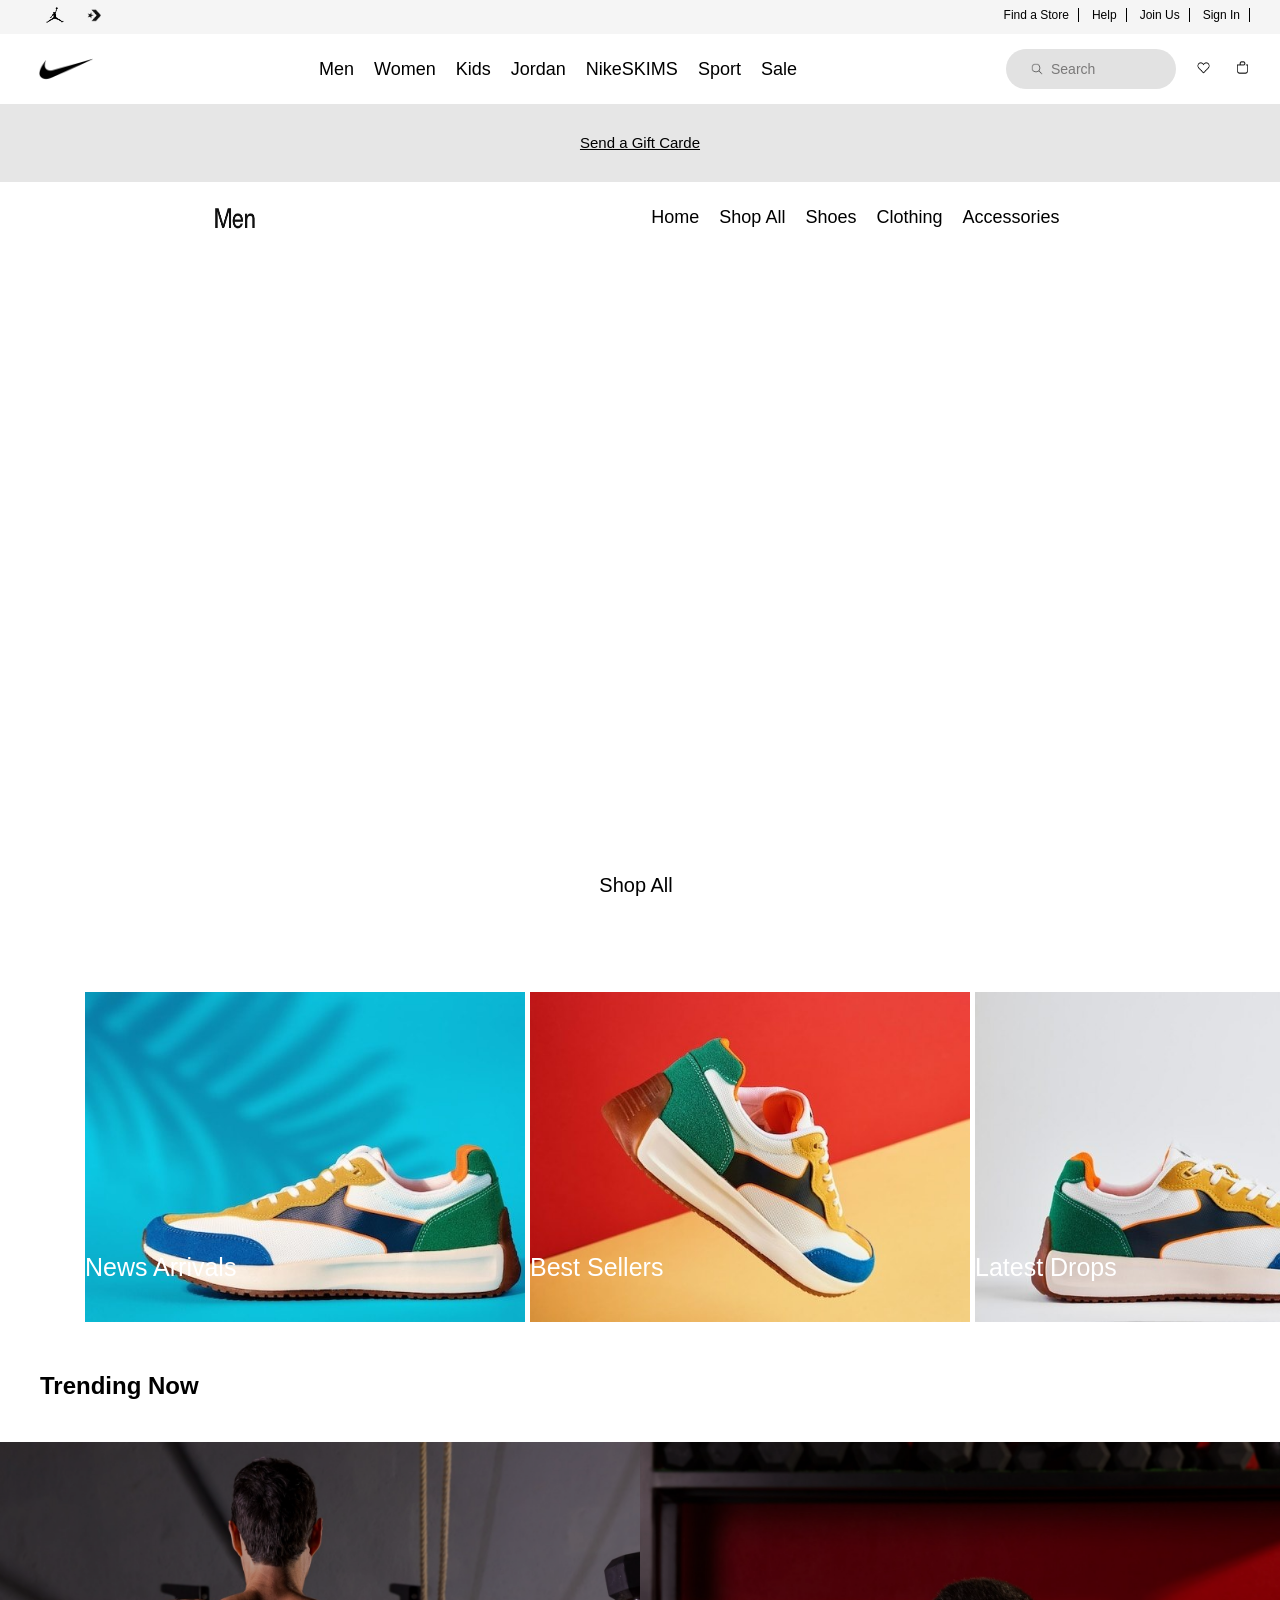
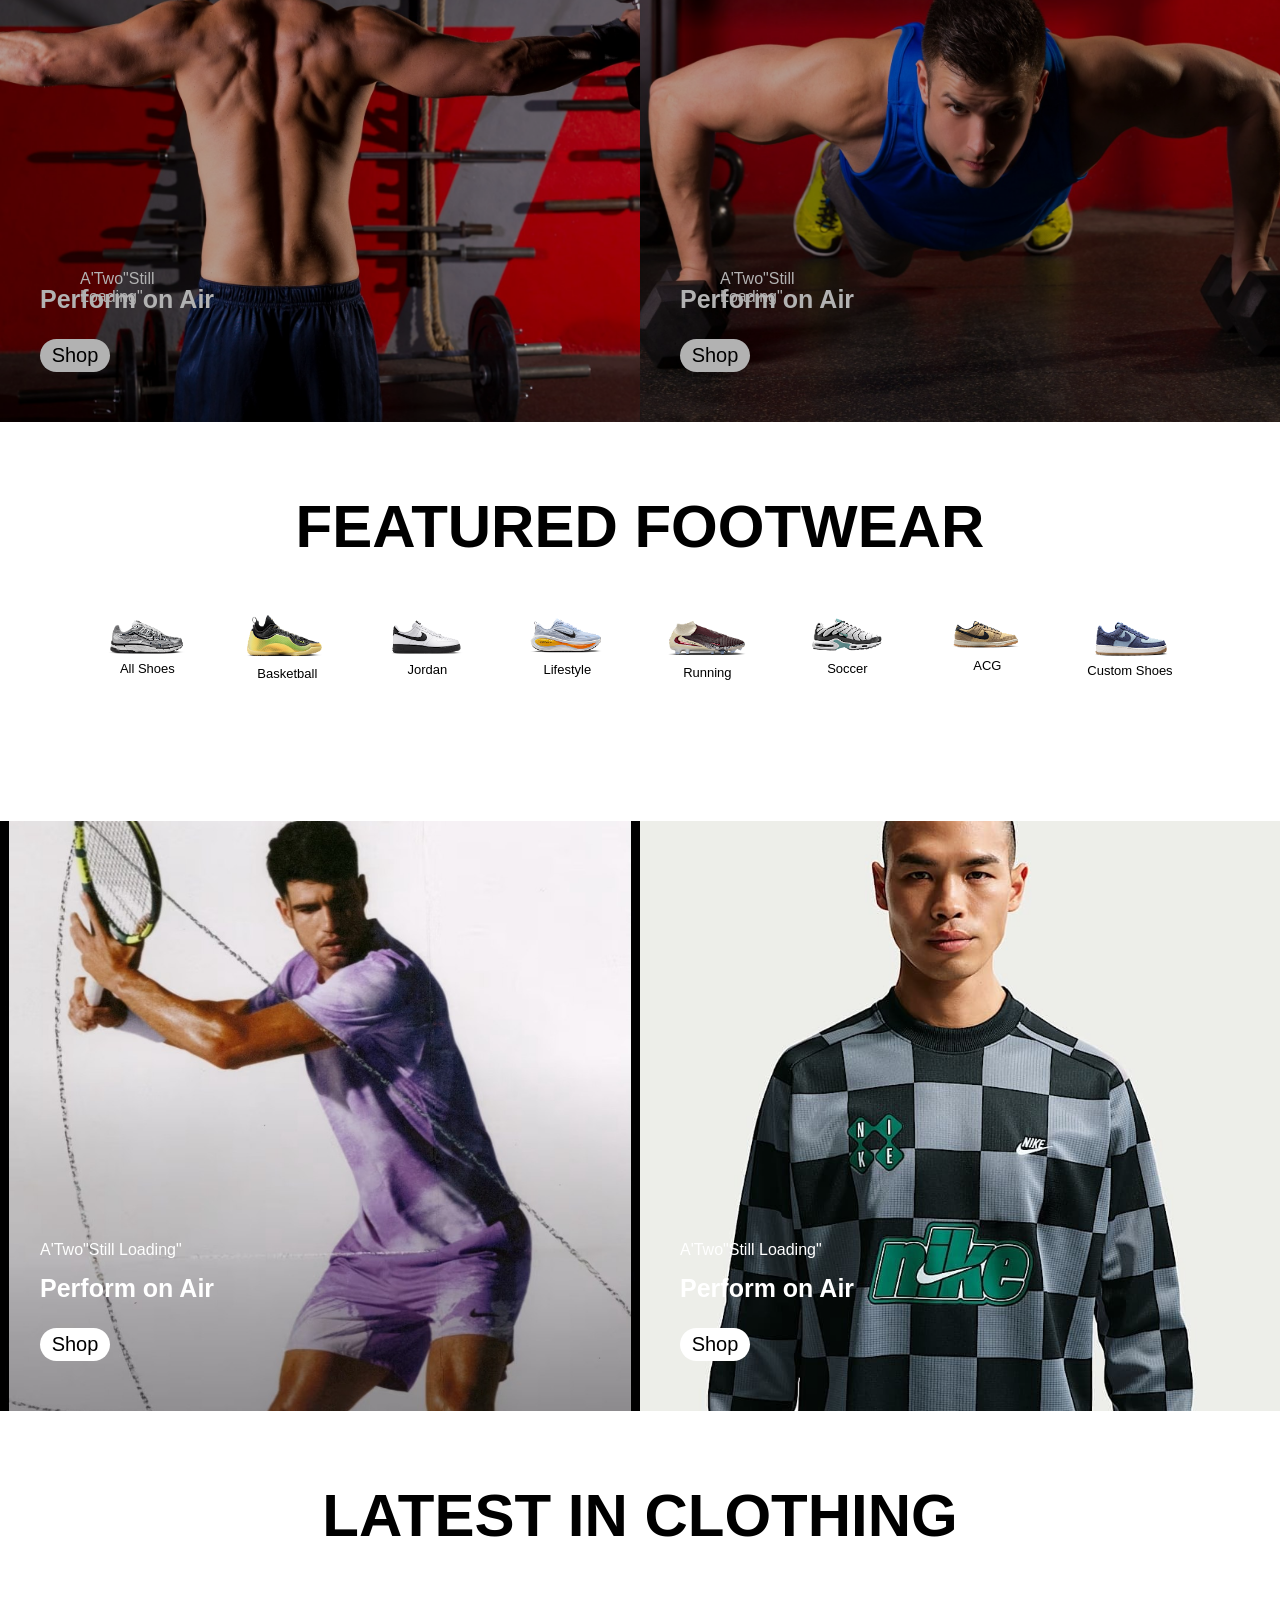
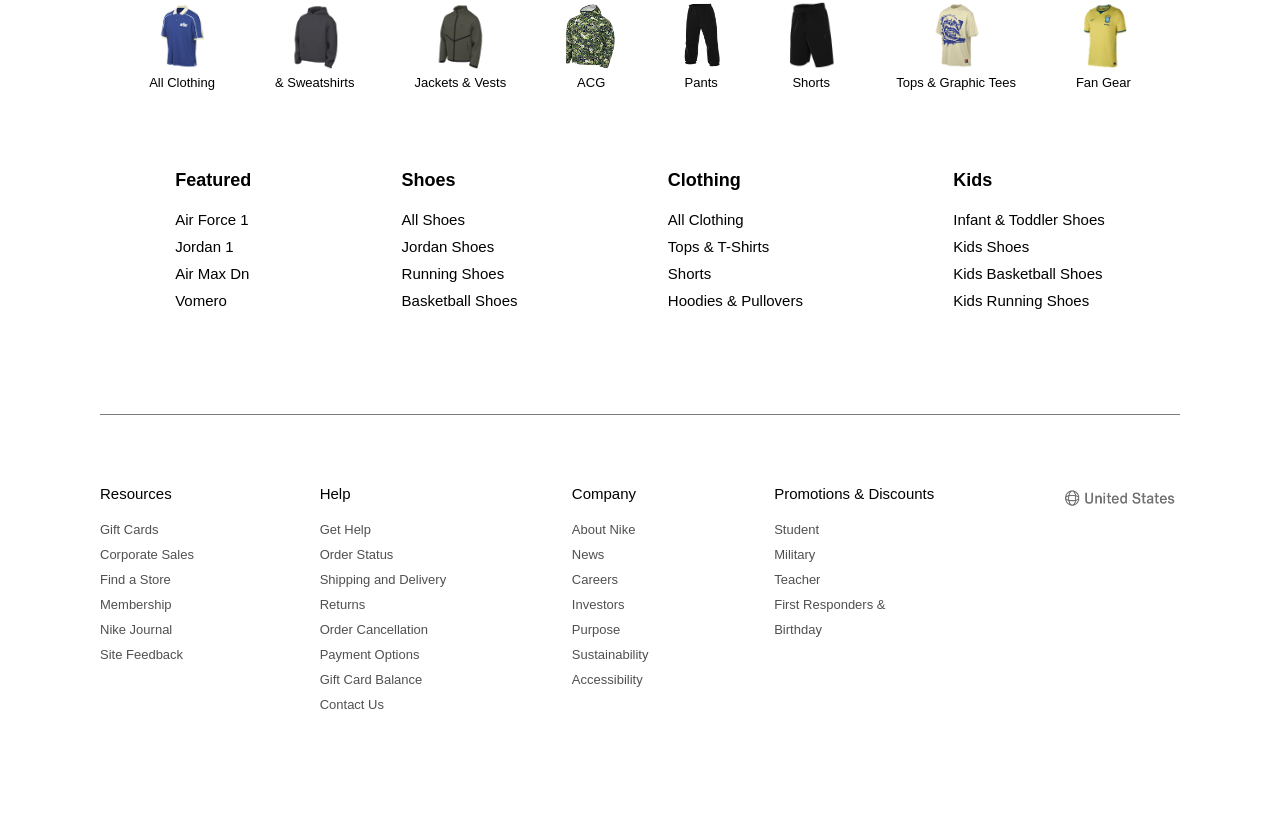
<file: index2.html>
<!DOCTYPE html>
<html lang="en">
<head>
    <meta charset="UTF-8">
    <meta name="viewport" content="width=device-width, initial-scale=1.0">
    <title>Document</title>
    <link rel="stylesheet" href="./style.css">
</head>

<body>
      <header class="header2">
        <div class="divhedG1">
            <div class="divhed2">
                <img class="imgG" src="./air-jordan-logo-png-transparent.png" alt="">
                <img class="imgG" src="./Снимок экрана 2026-05-23 в 16.04.05.png" alt="">
            </div>
            <div class="divhed3">
                <a href="">Find a Store</a>
                <a href="">Help</a>
                <a href="">Join Us</a>
                <a href="">Sign In</a>
            </div>
        </div>
        <div class="divhedG2">
            <img class="imgG2" src="./nike-4-logo.png" alt="">
            <aside>
                <a href="">Men</a>
                <a href="">Women</a>
                <a href="">Kids</a>
                <a href="">Jordan</a>
                <a href="">NikeSKIMS</a>
                <a href="">Sport</a>
                <a href="">Sale</a>
            </aside>
            <aside>
                <div class="divASIDE">
                    <img src="./free-search-icon-2903-thumb.png" alt="">
                    <input type="search" placeholder="Search">
                </div>
                <div class="divASIDE2">
                    <img class="imgs1" src="./Снимок экрана 2026-05-23 в 16.01.32.png" alt="">
                    <img class="imgs2" src="./Снимок экрана 2026-05-23 в 16.01.58.png" alt="">
                </div>
            </aside>
        </div>
        <div class="divhedG11">
            <div class="divhed33">
                <a href="">Send a Gift Carde</a>
            </div>
        </div>
        <div class="divhedG22">
            <img class="imgG22" src="./Снимок экрана 2026-05-27 в 18.18.21.png" alt="">
            <aside>
                <a href="./index.html">Home</a>
                <a href="">Shop All</a>
                <a href="">Shoes</a>
                <a href="">Clothing</a>
                <a href="">Accessories</a>
            </aside>
        </div>
    </header>

    <section class="section11">
        <video class="sek1" autoplay loop src="./telegram-cloud-document-2-5242701698727712021.mp4"></video>
        <video muted autoplay loop class="sek2" src="./telegram-cloud-document-2-5242701698727712026.mp4"></video>
        <div class="div11">
            <h1>SAME WORKHORSE NEWS WINGS</h1>
            <P>Explore The Power Of Pegasus 42 With 2000M WORLD
                Rekord
            </P>
            <a class="button2" href="./index.html">Shop All</a>
        </div>
    </section>

    <section class="section55">
        <div class="redd">
            <div class="div11">
                <h1>News Arrivals</h1>
            </div>
            <div class="div44">
                <h1>Best Sellers</h1>
            </div>
            <div class="div55">
                <h1>Latest Drops</h1>
            </div>
        </div>
    </section>

    <section class="section22">
        <h1>Trending Now</h1>
        <article class="article1">
            <div>
                <h1>A'Two"Still Loading"</h1>
                <b>Perform on Air</b>
                <a class="button" href="">Shop</a>
            </div>
        </article>
        <article class="article2">
            <div>
                <h1>A'Two"Still Loading"</h1>
                <b>Perform on Air</b>
                <a class="button" href="">Shop</a>
            </div>
        </article>
    </section>

    <section class="section77">
        <b>FEATURED FOOTWEAR</b>
        <div class="divkros">
            <div class="div1">
                <img src="Снимок экрана 2026-05-28 в 19.24.11.png" alt="">
                <h1>All Shoes</h1>
            </div>
            <div class="div2">
                <img src="./Снимок экрана 2026-05-28 в 19.24.17.png" alt="">
                <h1>Basketball</h1>
            </div>
            <div class="div3">
                <img src="./Снимок экрана 2026-05-28 в 19.24.30.png" alt="">
                <h1>Jordan</h1>
            </div>
            <div class="div4">
                <img src="./Снимок экрана 2026-05-28 в 19.24.37.png" alt="">
                <h1>Lifestyle</h1>
            </div>
            <div class="div5">
                <img src="./Снимок экрана 2026-05-28 в 19.24.43.png" alt="">
                <h1>Running</h1>
            </div>
            <div class="div6">
                <img src="./Снимок экрана 2026-05-28 в 19.24.51.png" alt="">
                <h1>Soccer</h1>
            </div>
            <div class="div7">
                <img src="Снимок экрана 2026-05-27 в 20.25.26.png" alt="">
                <h1>ACG</h1>
            </div>
            <div class="div8">
                <img src="Снимок экрана 2026-05-27 в 20.06.28.png" alt="">
                <h1>Custom Shoes</h1>
            </div>
        </div>
    </section>

    <section class="section33">
        <article class="article1">
            <div>
                <h1>A'Two"Still Loading"</h1>
                <b>Perform on Air</b>
                <a class="button" href="">Shop</a>
            </div>
        </article>
        <article class="article2">
            <div>
                <h1>A'Two"Still Loading"</h1>
                <b>Perform on Air</b>
                <a class="button" href="">Shop</a>
            </div>
        </article>
    </section>

    <section class="section77">
        <b>LATEST IN CLOTHING</b>
        <div class="divkros">
            <div class="div1">
                <img class="imgo" src="Снимок экрана 2026-05-28 в 21.38.00.png" alt="">
                <h1>All Clothing</h1>
            </div>
            <div class="div2">
                <img  class="imgo" src="./Снимок экрана 2026-05-28 в 21.38.09.png" alt="">
                <h1> & Sweatshirts</h1>
            </div>
            <div class="div3">
                <img  class="imgo" src="./Снимок экрана 2026-05-28 в 21.38.14.png" alt="">
                <h1>Jackets & Vests</h1>
            </div>
            <div class="div4">
                <img  class="imgo" src="./Снимок экрана 2026-05-28 в 21.38.23.png" alt="">
                <h1>ACG</h1>
            </div>
            <div class="div5">
                <img  class="imgo" src="./Снимок экрана 2026-05-28 в 21.38.31.png" alt="">
                <h1>Pants</h1>
            </div>
            <div class="div6">
                <img  class="imgo" src="./Снимок экрана 2026-05-28 в 21.38.36.png" alt="">
                <h1>Shorts</h1>
            </div>
            <div class="div7">
                <img  class="imgo" src="Снимок экрана 2026-05-28 в 21.38.51.png" alt="">
                <h1>Tops & Graphic Tees</h1>
            </div>
            <div class="div8">
                <img  class="imgo" src="./Снимок экрана 2026-05-28 в 21.38.58.png" alt="">
                <h1>Fan Gear</h1>
            </div>
        </div>
    </section>



    <footer>
        <div class="divf">
            <div class="divf1">
                <b>Featured</b>
                <a href="">Air Force 1</a>
                <a href="">Jordan 1</a>
                <a href="">Air Max Dn</a>
                <a href="">Vomero</a>
            </div>

            <div class="divf1">
                <b>Shoes</b>
                <a href="">All Shoes</a>
                <a href="">Jordan Shoes</a>
                <a href="">Running Shoes</a>
                <a href="">Basketball Shoes</a>
            </div>

            <div class="divf1">
                <b>Clothing</b>
                <a href="">All Clothing</a>
                <a href="">Tops & T-Shirts</a>
                <a href="">Shorts</a>
                <a href="">Hoodies & Pullovers</a>
            </div>

            <div class="divf1">
                <b>Kids</b>
                <a href="">Infant & Toddler Shoes</a>
                <a href="">Kids Shoes</a>
                <a href="">Kids Basketball Shoes</a>
                <a href="">Kids Running Shoes</a>
            </div>
        </div>

        <div class="divf2">
            <div class="divf11">
                <b>Resources</b>
                <a href="">Gift Cards</a>
                <a href="">Corporate Sales</a>
                <a href="">Find a Store</a>
                <a href="">Membership</a>
                <a href="">Nike Journal</a>
                <a href="">Site Feedback</a>
            </div>

            <div class="divf1">
                <b>Help</b>
                <a href="">Get Help</a>
                <a href="">Order Status</a>
                <a href="">Shipping and Delivery</a>
                <a href="">Returns</a>
                <a href="">Order Cancellation</a>
                <a href="">Payment Options</a>
                <a href="">Gift Card Balance</a>
                <a href="">Contact Us</a>
            </div>

            <div class="divf1">
                <b>Company</b>
                <a href="">About Nike</a>
                <a href="">News</a>
                <a href="">Careers</a>
                <a href="">Investors</a>
                <a href="">Purpose</a>
                <a href="">Sustainability</a>
                <a href="">Accessibility</a>
            </div>

            <div class="divf1">
                <b>Promotions & Discounts</b>
                <a href="">Student</a>
                <a href="">Military</a>
                <a href="">Teacher</a>
                <a href="">First Responders &</a>
                <a href="">Birthday</a>
            </div>
            <img src="./Снимок экрана 2026-05-28 в 18.46.33.png" alt="">
        </div>

    </footer>
</body>
</html>
</file>
<file: style.css>
* {
    margin: 0px;
    padding: 0px;
    box-sizing: border-box;
}

header {
    display: flex;
    flex-direction: column;
    position: sticky;
    top: -37px;
    z-index: 100;
}

.divhedG1 {
    display: flex;
    justify-content: space-between;
    padding: 5px 30px;
    background-color: rgb(245, 245, 245);
}

.divhed2 {}

.imgG {
    padding-left: 15px;
    width: 35px;
    height: 20px;
}

.divhed3 a {
    border-right: 1px solid black;
    padding: 0px 9px;
    text-decoration: none;
    color: black;
    font-size: 12px;
    font-family: 'Segoe UI', Tahoma, Geneva, Verdana, sans-serif;
}

.divhed3 a:hover {
    color: grey;
}

.divhedG2 {
    width: 100%;
    padding: 0px 20px;
    background-color: white;
    display: flex;
    justify-content: space-between;
    align-items: center;
}

.divhedG2 .imgG2 {
    width: 90px;
    height: 70px;
}

aside a {
    padding: 0px 10px;
    text-decoration: none;
    color: black;
    font-size: 18px;
    font-family: 'Lucida Sans', 'Lucida Sans Regular', 'Lucida Grande', 'Lucida Sans Unicode', Geneva, Verdana, sans-serif;
    font-weight: 500;
}

aside a:hover {
    border-bottom: 2px solid black;
}

aside {
    display: flex;
    align-items: center;
}

aside .divASIDE {
    display: flex;
    justify-content: center;
    width: 170px;
    height: 40px;
    border: none;
    border-radius: 25px;
    align-items: center;
    background-color: rgb(226, 226, 226);
}

aside .divASIDE img {
    width: 20px;
    padding-right: 8px;
}

aside .divASIDE input {
    background-color: rgb(226, 226, 226);
    width: 100px;
    border: none;
    font-size: 14px;
    color: rgb(13, 12, 12);
}

::placeholder {
    color: rgb(122, 121, 121);
}

.divASIDE2 {
    padding-left: 10px;
}

aside .divASIDE2 img {
    width: 35px;
    padding: 0px 10px;
}

aside .divASIDE2 img:hover {
    border-radius: 50%;
    background-color: grey;
}

.divASIDE2 img {
    width: 35px;
    height: 15px;
}

main {}

.section1 {
    width: 100%;
    display: flex;
    flex-direction: column;
    justify-content: center;
}

.section1 .sek1 {
    width: 100%;
    filter: brightness(0.5);
}

.section1 .sek2 {
    display: none;
}

.section1 div {
    width: 750px;
    display: flex;
    flex-direction: column;
    justify-content: center;
    text-align: center;
    position: absolute;
    left: 25%;
    top: 70%;
}

.section1 div h1 {
    color: white;
    font-size: 70px;
    font-family: 'Segoe UI', Tahoma, Geneva, Verdana, sans-serif;
    font-weight: bold;
}

.section1 div p {
    color: white;
    font-size: 18px;
    font-family: 'Segoe UI', Tahoma, Geneva, Verdana, sans-serif;
    font-weight: 100;
    padding-bottom: 20px;
    padding-top: 20px;
}

.section1 div .button {
    text-decoration: none;
    border-radius: 20px;
    width: 70px;
    border: none;
    color: black;
    background-color: white;
    font-size: 20px;
    padding: 5px;
    margin-left: 350px;
    font-family: 'Lucida Sans', 'Lucida Sans Regular', 'Lucida Grande', 'Lucida Sans Unicode', Geneva, Verdana, sans-serif;
}

.section1 div .button:hover {
    background-color: rgb(174, 172, 172);
}

.section2 {
    display: flex;
    width: 100%;
    height: 550px;
}

.section2 .article1 {
    position: relative;
    width: 100%;
    height: 100%;
    background-image: url(./air-jordan-1-high-og-travis-scott-wallpaper-4k.jpg);
    background-size: cover;
    background-repeat: no-repeat;
    background-position: center;
}

.section2 .article2 {
    position: relative;
    width: 100%;
    height: 100%;
    background-image: url(./michael-jordan.jpg);
    background-size: cover;
    background-repeat: no-repeat;
    background-position: center;
}

.section2 article div {
    position: absolute;
    left: 50px;
    bottom: 50px;
    display: flex;
    flex-direction: column;
    justify-content: center;
}

.section2 div h1 {
    color: white;
    font-size: 16px;
    font-family: 'Segoe UI', Tahoma, Geneva, Verdana, sans-serif;
    font-weight: 400;
}

.section2 div b {
    color: white;
    font-size: 25px;
    font-family: 'Segoe UI', Tahoma, Geneva, Verdana, sans-serif;
    font-weight: bold;
    padding-bottom: 25px;
    padding-top: 15px;
}

.section2 div .button {
    display: flex;
    justify-content: center;
    text-decoration: none;
    border-radius: 20px;
    width: 70px;
    border: none;
    color: black;
    background-color: white;
    font-size: 20px;
    padding: 5px;
    font-family: 'Lucida Sans', 'Lucida Sans Regular', 'Lucida Grande', 'Lucida Sans Unicode', Geneva, Verdana, sans-serif;
}

.section2 div .button:hover {
    background-color: rgb(174, 172, 172);
}

.section3 {
    width: 100%;
    height: 600px;
    display: flex;
    justify-content: space-evenly;
    padding: 55px 0px;
}

.section3 .article1 {
    background-image: url(./b33d640b07c5a56e425b19148140265a.jpg);
    background-size: cover;
    width: 420px;
    height: 600px;
}

.section3 .article2 {
    background-image: url(./michael-jordan-768x1024-11713.jpg);
    background-size: cover;
    width: 420px;
    height: 600px;
}

.section3 .article3 {
    background-image: url(./Stage_Mobile_5bdf0c24-c6de-4e35-a304-5b7087cf76c7.jpg);
    background-size: cover;
    width: 420px;
    height: 600px;
}

.section3 button {
    margin-top: 500px;
    height: 30px;
    padding: 5px 10px;
    color: black;
    border: none;
    font-size: 18px;
    font-weight: 300;
    background-color: white;
    border-radius: 15px;
    font-family: 'Segoe UI', Tahoma, Geneva, Verdana, sans-serif;
}

.section3 article {
    display: flex;
    justify-content: center;
}

.section4 {
    margin-top: 100px;
    width: 100%;
    position: relative;
}

.section4 .sek2 {
    display: none;
}

.section4 video {
    width: 100%;
    filter: brightness(0.7);
}

.section4 h1 {
    color: white;
    font-size: 25px;
    font-family: 'Segoe UI', Tahoma, Geneva, Verdana, sans-serif;
    font-weight: 400;
    position: absolute;
    z-index: 1;
    bottom: 60px;
    left: 40px;
}

.section5 {
    width: 100%;
    padding-top: 100px;
    /* padding-left: 40px;
    padding-right: 40px; */
    padding-bottom: 50px;
}


.red {
    display: flex;
    gap: 5px;
    overflow-x: auto;
    width: 100%;
    height: 700px;
}

.section5 .red {
    min-width: 450px;
    height: 650px;
    background-size: cover;
    background-repeat: no-repeat;
    position: relative;
}

.section5 .div1 {
    background-image: url(./antonee-robinson-fulham-runs-ball-929096956.jpg.webp);
    background-size: cover;
    filter: brightness(0.7);
    min-width: 450px;
    height: 650px;
}

.section5 .div2 {
    background-image: url(il_570xN.4846892508_i503.jpg);
    background-size: cover;
    filter: brightness(0.7);
    min-width: 450px;
    height: 650px;
}

.section5 .div3 {
    background-image: url(./aafefe97e4f1fab28f537c0c0eeffdfe.jpg);
    background-size: cover;
    filter: brightness(1);
    min-width: 450px;
    height: 650px;
}

.section5 .div4 {
    background-image: url(./ee283da9488cf9fc19f3bb8443bef854.jpeg);
    background-size: cover;
    filter: brightness(0.7);
    min-width: 450px;
    height: 650px;
}

.section5 .div5 {
    background-image: url(./news-p.v1.20250509.261b57a56a8d4cc2b0e83b778823b5b7_P1.png);
    background-size: cover;
    min-width: 450px;
    height: 650px;
}

.section5 h1 {
    color: white;
    font-size: 25px;
    font-family: 'Segoe UI', Tahoma, Geneva, Verdana, sans-serif;
    font-weight: 400;
    position: absolute;
    z-index: 1;
    bottom: 40px;
    left: 20px;
}

.section5 .div5 h1 {
    color: rgb(171, 171, 171);
}

.section5 .div3 h1 {
    color: rgb(151, 151, 151);
}

.h111 {
    color: rgb(6, 6, 6);
    position: absolute;
    top: 40px;
    left: 50px;
    font-size: 25px;
    font-family: 'Segoe UI', Tahoma, Geneva, Verdana, sans-serif;
    font-weight: 400;
    position: absolute;
}

.section5 {
    position: relative;
}

.section6 {
    display: flex;
    background-image: url(./7.jpg);
    background-size: cover;
    width: 100%;
    height: 650px;
    filter: brightness(0.5);
    position: relative;
    margin-bottom: 100px;
}

.section6 article {
    position: absolute;
    bottom: 60px;
    left: 50px;
}

.section6 b {
    color: white;
    font-size: 50px;
    font-family: 'Segoe UI', Tahoma, Geneva, Verdana, sans-serif;
    font-weight: bold;
}

.section6 p {
    color: white;
    font-size: 18px;
    font-family: 'Segoe UI', Tahoma, Geneva, Verdana, sans-serif;
    font-weight: 100;
    padding-bottom: 25px;
    padding-top: 20px;
}

.section6 .button {
    text-decoration: none;
    border-radius: 20px;
    border: none;
    color: black;
    background-color: white;
    font-size: 18px;
    width: 100px;
    padding: 5px;
    font-family: 'Lucida Sans', 'Lucida Sans Regular', 'Lucida Grande', 'Lucida Sans Unicode', Geneva, Verdana, sans-serif;
}

.section6 .button:hover {
    background-color: rgb(194, 191, 191);
}

.section7 {
    display: flex;
    justify-content: center;
    align-items: center;
    margin-bottom: 80px;
}

.section7 .div1 {
    display: flex;
    justify-content: center;
    align-items: center;
}

.section7 .div1 div {
    display: flex;
    flex-direction: column;
    align-items: center;
    padding: 0px 30px;
}

.section7 img {
    width: 70px;
}

.section7 .div1 .img3 {
    margin-top: -45px;
    width: 70px;
    height: 80px;
}

.section7 .div1 .img6 {
    margin-top: -45px;
}

.section7 h1 {
    color: black;
    font-size: 12px;
    font-family: 'Segoe UI', Tahoma, Geneva, Verdana, sans-serif;
    font-weight: 500;
}

.section7 {
    display: flex;
    flex-direction: column;
    padding-bottom: 50px;
}

.section7 .div2 {
    padding-top: 60px;
    display: flex;
    align-items: center;
    justify-content: center;
}

.section7 .div2 div {
    display: flex;
    align-items: center;
    flex-direction: column;
    padding: 0px 30px;
}

.section7 .div2 .img3 {
    margin-top: -45px;
    width: 70px;
    height: 80px;
}

.section7 div div:hover {
    transform: scale(110%);
    transition: 1s;
}

.section7 div div {
    transition: 1s;
}

.section8 {
    display: flex;
    flex-direction: column;
    justify-content: center;
    position: relative;
    margin-bottom: 100px;
}

.section8 div {
    display: flex;
    justify-content: center;
}

.section8 img {
    width: 120px;
    position: absolute;
    top: -70px;
    left: 48%;
}

.section8 a:hover {
    color: rgb(176, 176, 176);
}

.section8 div a {
    text-decoration: none;
    padding: 20px;
    color: black;
    font-family: 'Segoe UI', Tahoma, Geneva, Verdana, sans-serif;
    font-size: 20px;
}


footer {
    width: 100%;
    display: flex;
    flex-direction: column;
    padding: 0px 100px;
}

footer .divf {
    width: 100%;
    display: flex;
    justify-content: space-around;
    padding-bottom: 100px;
    border-bottom: 1px solid rgb(125, 124, 124);
}

footer .divf div {
    display: flex;
    flex-direction: column;
}

footer .divf1 a {
    text-decoration: none;
    color: black;
    font-size: 15px;
    font-family: 'Segoe UI', Tahoma, Geneva, Verdana, sans-serif;
    font-weight: 400;
    padding: 5px 0px;
}

footer a:hover {
    color: rgb(174, 172, 172);
}

footer .divf b {
    font-size: 18px;
    font-family: 'Segoe UI', Tahoma, Geneva, Verdana, sans-serif;
    padding-bottom: 15px;
}

footer .divf2 {
    padding-top: 70px;
    width: 100%;
    display: flex;
    justify-content: space-between;
    padding-bottom: 100px;
}

footer .divf2 div {
    display: flex;
    flex-direction: column;
}

footer .divf2 a {
    text-decoration: none;
    color: rgb(81, 80, 80);
    font-size: 13px;
    font-family: 'Segoe UI', Tahoma, Geneva, Verdana, sans-serif;
    font-weight: 400;
    padding: 5px 0px;
}

footer a:hover {
    color: rgb(174, 172, 172);
}

footer .divf2 b {
    font-size: 15px;
    font-family: 'Segoe UI', Tahoma, Geneva, Verdana, sans-serif;
    padding-bottom: 15px;
    font-weight: 400;
}

.divf2 img {
    width: 120px;
    height: 25px;
}


/* HTML2 */


.header2 {
    display: flex;
    flex-direction: column;
    position: sticky;
    top: -180px;
    z-index: 100;
}

.divhedG11 {
    display: flex;
    justify-content: center;
    padding: 5px 30px;
    background-color: rgb(230, 230, 230);
    padding: 30px;
}

.divhed33 a {
    font-family: 'Segoe UI', Tahoma, Geneva, Verdana, sans-serif;
    border: none;
    font-size: 15px;
    color: black;
}

.imgG22 {
    width: 50px;
    height: 30px;
}

.divhedG22 {
    width: 100%;
    padding: 20px 20px;
    background-color: rgb(255, 255, 255);
    display: flex;
    justify-content: space-around;
    align-items: center;
}

.section11 {
    width: 100%;
    display: flex;
    flex-direction: column;
    justify-content: center;
}

.section11 .sek1 {
    width: 100%;
    filter: brightness(0.5);
}

.section11 .sek2 {
    display: none;
}

.section11 .div11 {
    width: 100%;
    display: flex;
    flex-direction: column;
    justify-content: center;
    text-align: center;
    position: absolute;
    bottom: 40px;
    left: 0px;
}

.section11 .button2 {
    position: absolute;
    left: 45%;
    top: 150px;
    text-decoration: none;
    border-radius: 20px;
    width: 120px;
    border: none;
    color: black;
    background-color: white;
    font-size: 20px;
    padding: 5px;
    font-family: 'Lucida Sans', 'Lucida Sans Regular', 'Lucida Grande', 'Lucida Sans Unicode', Geneva, Verdana, sans-serif;
}

.section11 {
    padding-top: 0px;
}

.section55 {
    width: 100%;
    margin-left: 10px;
    display: flex;
    justify-content: center;
    padding-top: 100px;
    padding-left: 75px;
    padding-bottom: 50px;
}

.section55 h1 {
    color: white;
    font-size: 25px;
    font-family: 'Segoe UI', Tahoma, Geneva, Verdana, sans-serif;
    font-weight: 400;
    position: absolute;
    z-index: 1;
    bottom: 40px;
    /* left: 20px; */
}

.section11 div h1 {
    color: white;
    font-size: 70px;
    font-family: 'Segoe UI', Tahoma, Geneva, Verdana, sans-serif;
    font-weight: bold;
}

.section11 div p {
    color: white;
    font-size: 18px;
    font-family: 'Segoe UI', Tahoma, Geneva, Verdana, sans-serif;
    font-weight: 100;
    padding-bottom: 20px;
    padding-top: 20px;
}

.section55 .div5 h1 {
    color: rgb(171, 171, 171);

}

.section55 .div3 h1 {
    color: rgb(151, 151, 151);
}

.redd {
    display: flex;
    gap: 5px;
    overflow-x: auto;
    width: 100%;
}

.section55 div {
    min-width: 440px;
    height: 330px;
    background-size: cover;
    background-repeat: no-repeat;
    position: relative;
}

.section55 .div11 {
    background-image: url(./photo_2026-05-28\ 12.38.50.jpeg);
    background-size: cover;
    filter: brightness(1);
}

.section55 .div44 {
    background-image: url(./photo_2026-05-28\ 12.38.52.jpeg);
    background-size: cover;
    filter: brightness(1);
}

.section55 .div55 {
    background-image: url(./photo_2026-05-28\ 12.39.03.jpeg);
    background-size: cover;
}

.section22 {
    position: relative;
    padding-top: 70px;
    display: flex;
    width: 100%;
    height: 650px;
}

.section22 h1 {
    position: absolute;
    top: 0px;
    left: 40px;
    font-family: 'Segoe UI', Tahoma, Geneva, Verdana, sans-serif;
}

.section22 .article1 {
    position: relative;
    width: 100%;
    height: 100%;
    background-image: url(./photo_2026-05-28\ 19.07.53.jpeg);
    filter: brightness(0.7);
    background-size: cover;
    background-repeat: no-repeat;
    background-position: center;
}

.section22 .article2 {
    position: relative;
    width: 100%;
    height: 100%;
    background-image: url(./photo_2026-05-28\ 19.07.50.jpeg);
    filter: brightness(0.7);
    background-size: cover;
    background-repeat: no-repeat;
    background-position: center;
}

.section22 article div {
    position: absolute;
    left: 40px;
    bottom: 50px;
    display: flex;
    flex-direction: column;
    justify-content: center;
}

.section22 div h1 {
    color: white;
    font-size: 16px;
    font-family: 'Segoe UI', Tahoma, Geneva, Verdana, sans-serif;
    font-weight: 400;
}

.section22 div b {
    color: white;
    font-size: 25px;
    font-family: 'Segoe UI', Tahoma, Geneva, Verdana, sans-serif;
    font-weight: bold;
    padding-bottom: 25px;
    padding-top: 15px;
}

.section22 div .button {
    display: flex;
    justify-content: center;
    text-decoration: none;
    border-radius: 20px;
    width: 70px;
    border: none;
    color: black;
    background-color: white;
    font-size: 20px;
    padding: 5px;
    font-family: 'Lucida Sans', 'Lucida Sans Regular', 'Lucida Grande', 'Lucida Sans Unicode', Geneva, Verdana, sans-serif;
}

.section22 .button:hover {
    background-color: rgb(194, 192, 192);
}

.section11 .button2:hover {
    background-color: rgb(188, 185, 185)
}

.section77 {
    padding-top: 70px;
    display: flex;
    flex-direction: column;
    justify-content: center;
    align-items: center;
    margin-bottom: 80px;
}

.section77 .divkros {
    display: flex;
    justify-content: center;
    align-items: center;
    padding-top: 25px;
}

.section77 .divkros div {
    display: flex;
    flex-direction: column;
    align-items: center;
    padding: 0px 30px;
}

.section77 .divkros div img:hover {
    transform: scale(110%);
    transition: 1s;
}

.section77 img {
    width: 80px;
    transition: 1s;
}

.section77 h1 {
    padding-top: 5px;
    font-size: 13px;
    color: black;
    font-family: 'Segoe UI', Tahoma, Geneva, Verdana, sans-serif;
    font-weight: 500;
}

.section77 h1:hover {
    color: rgb(178, 178, 178);
}

.section77 b {
    font-size: 60px;
    padding-bottom: 25px;
    font-family: 'Segoe UI', Tahoma, Geneva, Verdana, sans-serif;
    font-weight: bold;
}

.section33 {
    display: flex;
    width: 100%;
    height: 650px;
    padding-top: 60px;
}

.section33 .article1 {
    position: relative;
    width: 100%;
    height: 100%;
    background-image: url(./photo_2026-05-28\ 20.33.53.jpeg);
    filter: brightness(1);
    background-size: cover;
    background-repeat: no-repeat;
    background-position: center;
}

.section33 .article2 {
    position: relative;
    width: 100%;
    height: 100%;
    background-image: url(./photo_2026-05-28\ 20.33.51.jpeg);
    filter: brightness(1);
    background-size: cover;
    background-repeat: no-repeat;
    background-position: center;
}

.section33 article div {
    position: absolute;
    left: 40px;
    bottom: 50px;
    display: flex;
    flex-direction: column;
    justify-content: center;
}

.section33 div h1 {
    color: white;
    font-size: 16px;
    font-family: 'Segoe UI', Tahoma, Geneva, Verdana, sans-serif;
    font-weight: 400;
}

.section33 div b {
    color: white;
    font-size: 25px;
    font-family: 'Segoe UI', Tahoma, Geneva, Verdana, sans-serif;
    font-weight: bold;
    padding-bottom: 25px;
    padding-top: 15px;
}

.section33 div .button {
    display: flex;
    justify-content: center;
    text-decoration: none;
    border-radius: 20px;
    width: 70px;
    border: none;
    color: black;
    background-color: white;
    font-size: 20px;
    padding: 5px;
    font-family: 'Lucida Sans', 'Lucida Sans Regular', 'Lucida Grande', 'Lucida Sans Unicode', Geneva, Verdana, sans-serif;
}

.section22 .button:hover {
    background-color: rgb(194, 192, 192);
}

.section11 .button2:hover {
    background-color: rgb(188, 185, 185)
}

.section77 {
    padding-top: 70px;
    display: flex;
    flex-direction: column;
    justify-content: center;
    align-items: center;
    margin-bottom: 80px;
}

.section77 .divkros {
    display: flex;
    justify-content: center;
    align-items: center;
    padding-top: 25px;
}

.section77 .divkros div {
    display: flex;
    flex-direction: column;
    align-items: center;
    padding: 0px 30px;
}

.section77 .divkros div img:hover {
    transform: scale(110%);
    transition: 1s;
}

.section77 .imgo {
    width: 50px;
    height: 70px;
    transition: 1s;
}

.section77 h1 {
    padding-top: 5px;
    font-size: 13px;
    color: black;
    font-family: 'Segoe UI', Tahoma, Geneva, Verdana, sans-serif;
    font-weight: 500;
}

.section77 h1:hover {
    color: rgb(178, 178, 178);
}

.section77 b {
    font-size: 60px;
    padding-bottom: 25px;
    font-family: 'Segoe UI', Tahoma, Geneva, Verdana, sans-serif;
    font-weight: bold;
}

@media (max-width:768px) {
    header {
        display: flex;
    }

    header a {
        display: none;
    }

    .section1 {
        display: flex;
        justify-content: center;
        width: 100%;
        position: relative;
    }

    .section1 .sek1 {
        display: none;
    }

    .section1 .sek2 {
        width: 100%;
        filter: brightness(0.5);
        display: flex;
    }

    .section1 .div1 {
        width: 350px;
        position: absolute;
        bottom: 60px;
        left: 50px;
    }

    .section1 div .button {
        margin-left: 140px;
    }

    .section1 div h1 {
        font-size: 20px;
    }

    .section1 div p {
        padding-top: 10px;
        padding-bottom: 15px;
        font-size: 14px;
    }

    .section2 {
        width: 100%;
        height: 1200px;
        display: flex;
        flex-direction: column;
    }

    .section2 .article1 {
        background-image: url(./photo_2026-05-27\ 14.43.27.jpeg);
        background-size: cover;
        width: 100%;
        height: 100%;
    }

    .section2 .article2 {
        background-image: url(./photo_2026-05-27\ 14.43.35.jpeg);
        background-size: cover;
        width: 100%;
        height: 100%;
        filter: brightness(0.7);
    }

    .section2 article div {
        position: absolute;
        left: 15px;
        bottom: 10px;
        font-size: 10px;
    }

    .section3 {
        display: flex;
        overflow-x: auto;
        gap: 20px;
        scroll-snap-type: x mandatory;
        padding: 0px 20px;
        margin-top: 10px;
        scrollbar-width: none;
    }

    .section3::-webkit-scrollbar {
        display: none;
    }

    .section3 article {
        max-width: 95%;
        height: 400px;
        flex-shrink: 0;
        scroll-snap-align: center;
    }

    .section4 .sek1 {
        display: none;
    }

    .section4 .sek2 {
        display: flex;
    }

    .section5 {
        padding-top: 90px;
        padding-left: 0px;
        position: relative;
        padding-right: 0px;
        padding-bottom: 0px;
        height: 550px;
        width: 100%;
    }

    .section5 b {
        position: absolute;
        top: 20px;
    }

    .section5 .red {
        min-width: 100%;
        padding-bottom: 0px;
        margin-bottom: 0px;
        height: 410px;
    }

    .section5 .div1 {
        min-width: 200px;
        height: 400px;
        background-size: cover;
    }

    .section5 .div2 {
        min-width: 200px;
        height: 400px;
        background-size: cover;
    }

    .section5 .div3 {
        min-width: 200px;
        height: 400px;
        background-size: cover;
    }

    .section5 .div4 {
        min-width: 200px;
        height: 400px;
        background-size: cover;
    }

    .section5 .div5 {
        min-width: 200px;
        height: 400px;
        background-size: cover;
    }

    .section6 {
        background-image: url(./photo_2026-05-27\ 17.05.02.jpeg);
        filter: brightness(0.9);
        position: relative;
    }

    .section6 article b {
        font-size: 24px;
    }

    .section6 article p {
        font-size: 16px;
        padding-top: 10px;
        padding-bottom: 10px;
    }

    .section6 article button {
        padding: 4px;
        font-size: 15px;
        width: 70px;
    }

    .section6 article {
        position: absolute;
        bottom: 20px;
        left: 10px;
    }

    .section7 {
        width: 100%;
        display: flex;
        padding-bottom: 100px;
    }

    .section7 .div1 .div1 {
        display: none;
    }

    .section7 .div1 .div3 {
        display: none;
    }

    .section7 .div1 .div6 {
        display: none;
    }

    .section7 .div1 .div8 {
        display: none;
    }

    .section7 .div1 .div5 {
        display: none;
    }

    .section7 .div2 .div1 {
        display: none;
    }

    .section7 .div2 .div3 {
        display: none;
    }

    .section7 .div2 .div6 {
        display: none;
    }

    .section7 .div2 .div8 {
        display: none;
    }

    .section7 .div2 .div5 {
        display: none;
    }

    .section8 div a {
        font-size: 18px;
        padding: 8px;
    }

    .section8 img {
        left: 40%;
        width: 90px;
    }

    footer {
        padding: 0px;
    }

    footer .divf {
        display: flex;
        flex-direction: column;
    }

    footer .divf a {
        display: none;
    }

    .divf b {
        margin-left: 10px;
        padding: 10px 0px;
        font-weight: 500;
    }

    .divf2 .divf11 {
        display: flex;
        flex-direction: column;
        margin-left: 10px;
    }

    .divf2 .divf1 {
        display: none;
    }

    .divf2 img {
        display: none;
    }



    /* HTML2 */

    .header2 .divhedG22 a {
        font-size: 12px;
        display: flex;
    }

    .divhed33 a {
        display: flex;
    }

    .divhed33 {
        padding: 0px;
    }

    .imgG22 {
        width: 40px;
        height: 25px;
    }

    .section11 .sek2 {
        display: flex;
        width: 100%;
        filter: brightness(0.5);
    }

    .section11 .sek1 {
        display: none;
    }

    .section11 div h1 {
        font-size: 16px;
    }

    .section11 div p {
        padding-top: 10px;
        padding-bottom: 15px;
        font-size: 12px;
    }

    .section11 {
        position: relative;
    }

    .section11 .div1 {
        width: 180px;
        position: absolute;
        bottom: 200px;
        left: -0px;
        padding: 0px;
        padding-top: 100px;
    }

    .section11 .button2 {
        position: absolute;
        top: 60px;
        left: 170px;
        font-size: 14px;
        width: 100px;
    }


    .section22 {
        width: 100%;
        height: 1200px;
        display: flex;
        flex-direction: column;
    }

    .section22 .article1 {
        background-image: url(./photo_2026-05-28\ 19.14.00.jpeg);
        background-size: cover;
        width: 100%;
        height: 100%;
    }

    .section22 .article2 {
        background-image: url(./photo_2026-05-27\ 14.43.35.jpeg);
        background-size: cover;
        width: 100%;
        height: 100%;
        filter: brightness(0.7);
    }

    .section55 {
        width: 85%;
        padding-top: 90px;
        padding-left: 0px;
        position: relative;
        padding-right: 0px;
        padding-bottom: 0px;
        height: 550px;
    }

    .section55 b {
        position: absolute;
        top: 20px;
        left: 50px;
    }

    .section55 .redd {
        width: 90%;
        padding: 0px;
        padding-bottom: 0px;
        margin-bottom: 0px;
        height: 410px;
    }

    .red div {
        padding-right: 10px;
    }

    .section55 .div11 {
        min-width: 430px;
        height: 400px;
        background-size: cover;
        margin-left: 10px;
    }

    .section55 .div44 {
        min-width: 430px;
        height: 400px;
        background-size: cover;
    }

    .section55 .div55 {
        min-width: 440px;
        height: 400px;
        background-size: cover;
    }

    .section77 .divkros .div1 {
        display: none;
    }

    .section77 .divkros .div7 {
        display: none;
    }

    .section77 .divkros .div6 {
        display: none;
    }

    .section77 .divkros .div8 {
        display: none;
    }

    .section77 .divkros .div5 {
        display: none;
    }

    .section77 b {
        font-size: 25px;
    }

    .section77 img {
        width: 70px;
    }

    .section33 {
        width: 100%;
        height: 1200px;
        display: flex;
        flex-direction: column;
    }

    .section33 .article1 {
        background-image: url(./photo_2026-05-28\ 20.33.51.jpeg);
        background-size: cover;
        width: 100%;
        height: 100%;
    }

    .section33 .article2 {
        background-image: url(./photo_2026-05-28\ 20.33.53.jpeg);
        background-size: cover;
        width: 100%;
        height: 100%;
        filter: brightness(1);
    }

}
</file>
